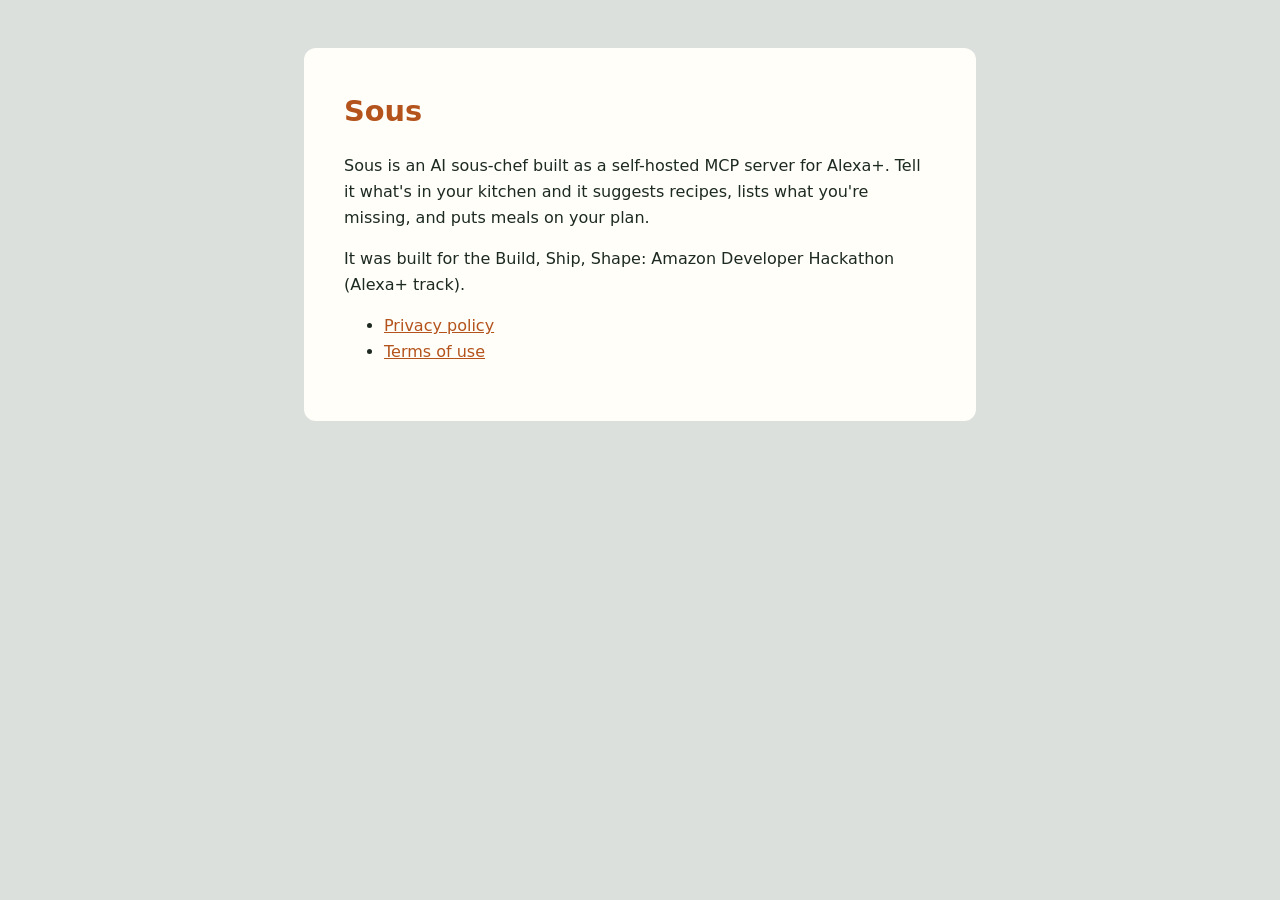
<file: docs/index.html>
<!DOCTYPE html>
<html lang="en">
<head>
  <meta charset="UTF-8" />
  <meta name="viewport" content="width=device-width, initial-scale=1.0" />
  <title>Sous: an AI sous-chef for Alexa+</title>
  <link rel="stylesheet" href="policy.css" />
</head>
<body>
  <main>
    <h1>Sous</h1>
    <p>Sous is an AI sous-chef built as a self-hosted MCP server for Alexa+. Tell it what's in your kitchen and it suggests recipes, lists what you're missing, and puts meals on your plan.</p>
    <p>It was built for the Build, Ship, Shape: Amazon Developer Hackathon (Alexa+ track).</p>
    <ul>
      <li><a href="privacy-policy.html">Privacy policy</a></li>
      <li><a href="terms-of-use.html">Terms of use</a></li>
    </ul>
  </main>
</body>
</html>
</file>
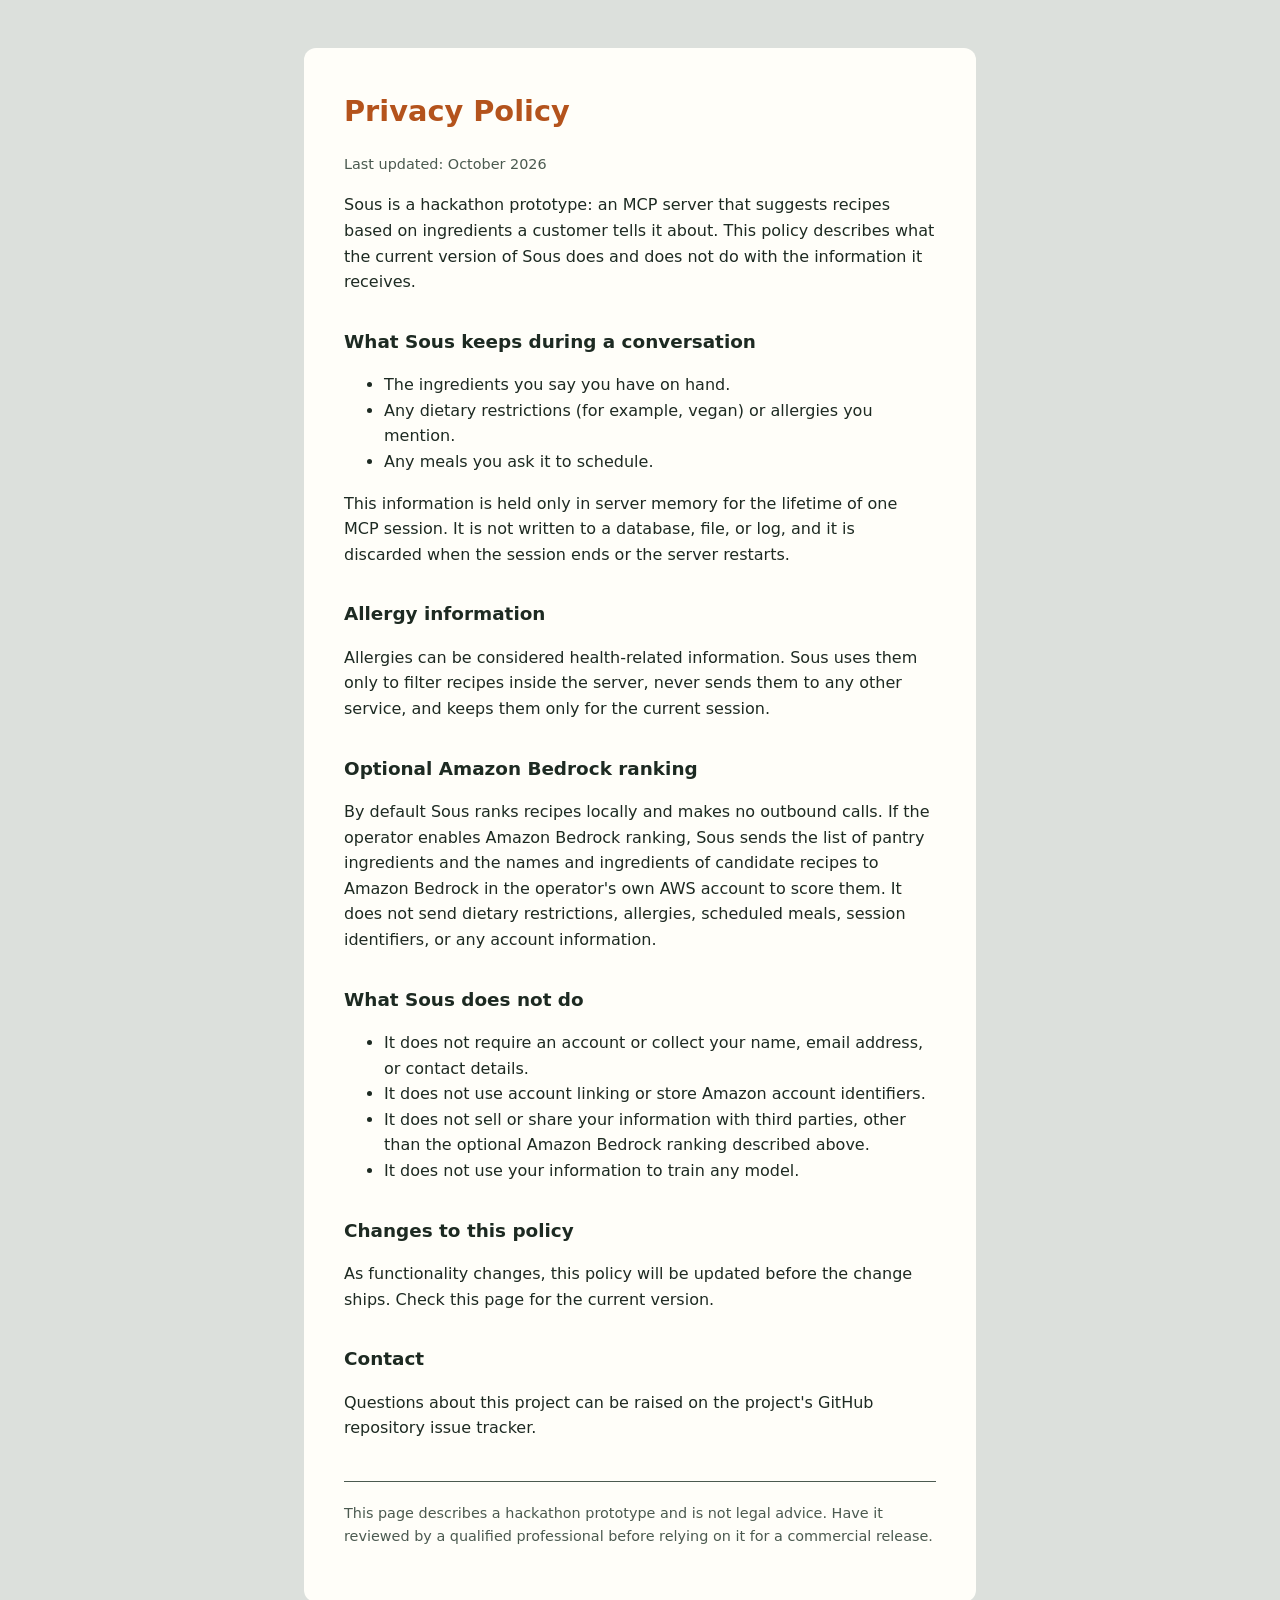
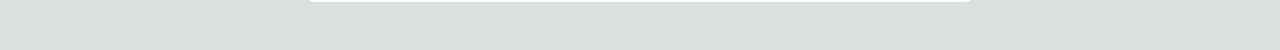
<file: docs/privacy-policy.html>
<!DOCTYPE html>
<html lang="en">
<head>
  <meta charset="UTF-8" />
  <meta name="viewport" content="width=device-width, initial-scale=1.0" />
  <title>Sous: Privacy Policy</title>
  <link rel="stylesheet" href="policy.css" />
</head>
<body>
  <main>
    <h1>Privacy Policy</h1>
    <p class="updated">Last updated: October 2026</p>

    <p>Sous is a hackathon prototype: an MCP server that suggests recipes based on ingredients a customer tells it about. This policy describes what the current version of Sous does and does not do with the information it receives.</p>

    <h2>What Sous keeps during a conversation</h2>
    <ul>
      <li>The ingredients you say you have on hand.</li>
      <li>Any dietary restrictions (for example, vegan) or allergies you mention.</li>
      <li>Any meals you ask it to schedule.</li>
    </ul>
    <p>This information is held only in server memory for the lifetime of one MCP session. It is not written to a database, file, or log, and it is discarded when the session ends or the server restarts.</p>

    <h2>Allergy information</h2>
    <p>Allergies can be considered health-related information. Sous uses them only to filter recipes inside the server, never sends them to any other service, and keeps them only for the current session.</p>

    <h2>Optional Amazon Bedrock ranking</h2>
    <p>By default Sous ranks recipes locally and makes no outbound calls. If the operator enables Amazon Bedrock ranking, Sous sends the list of pantry ingredients and the names and ingredients of candidate recipes to Amazon Bedrock in the operator's own AWS account to score them. It does not send dietary restrictions, allergies, scheduled meals, session identifiers, or any account information.</p>

    <h2>What Sous does not do</h2>
    <ul>
      <li>It does not require an account or collect your name, email address, or contact details.</li>
      <li>It does not use account linking or store Amazon account identifiers.</li>
      <li>It does not sell or share your information with third parties, other than the optional Amazon Bedrock ranking described above.</li>
      <li>It does not use your information to train any model.</li>
    </ul>

    <h2>Changes to this policy</h2>
    <p>As functionality changes, this policy will be updated before the change ships. Check this page for the current version.</p>

    <h2>Contact</h2>
    <p>Questions about this project can be raised on the project's GitHub repository issue tracker.</p>

    <p class="disclaimer">This page describes a hackathon prototype and is not legal advice. Have it reviewed by a qualified professional before relying on it for a commercial release.</p>
  </main>
</body>
</html>
</file>
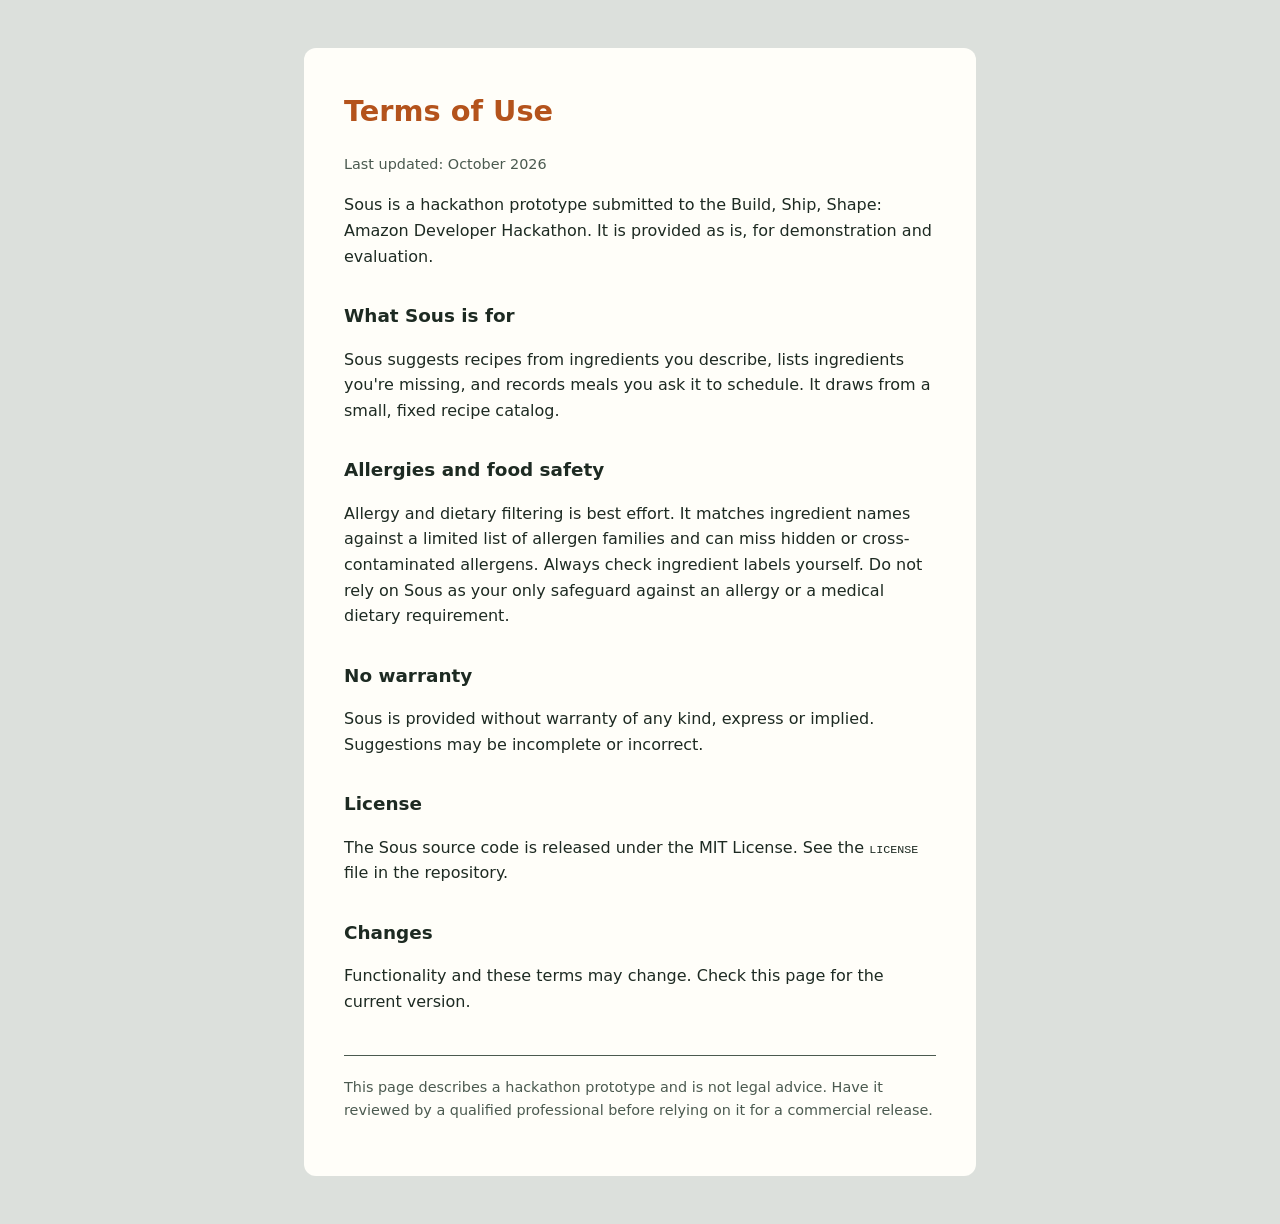
<file: docs/terms-of-use.html>
<!DOCTYPE html>
<html lang="en">
<head>
  <meta charset="UTF-8" />
  <meta name="viewport" content="width=device-width, initial-scale=1.0" />
  <title>Sous: Terms of Use</title>
  <link rel="stylesheet" href="policy.css" />
</head>
<body>
  <main>
    <h1>Terms of Use</h1>
    <p class="updated">Last updated: October 2026</p>

    <p>Sous is a hackathon prototype submitted to the Build, Ship, Shape: Amazon Developer Hackathon. It is provided as is, for demonstration and evaluation.</p>

    <h2>What Sous is for</h2>
    <p>Sous suggests recipes from ingredients you describe, lists ingredients you're missing, and records meals you ask it to schedule. It draws from a small, fixed recipe catalog.</p>

    <h2>Allergies and food safety</h2>
    <p>Allergy and dietary filtering is best effort. It matches ingredient names against a limited list of allergen families and can miss hidden or cross-contaminated allergens. Always check ingredient labels yourself. Do not rely on Sous as your only safeguard against an allergy or a medical dietary requirement.</p>

    <h2>No warranty</h2>
    <p>Sous is provided without warranty of any kind, express or implied. Suggestions may be incomplete or incorrect.</p>

    <h2>License</h2>
    <p>The Sous source code is released under the MIT License. See the <code>LICENSE</code> file in the repository.</p>

    <h2>Changes</h2>
    <p>Functionality and these terms may change. Check this page for the current version.</p>

    <p class="disclaimer">This page describes a hackathon prototype and is not legal advice. Have it reviewed by a qualified professional before relying on it for a commercial release.</p>
  </main>
</body>
</html>
</file>
<file: docs/policy.css>
:root {
  color-scheme: light;
  --bg: #dce0dc;
  --ink: #1d2a22;
  --muted: #4b5a50;
  --paper: #fffef9;
  --accent: #b4531c;
}
@media (prefers-color-scheme: dark) {
  :root { color-scheme: dark; --bg: #171c19; --ink: #e4e9e5; --muted: #a7b2aa; --paper: #222924; --accent: #e0773a; }
}
* { box-sizing: border-box; }
body {
  margin: 0; background: var(--bg); color: var(--ink);
  font-family: system-ui, -apple-system, "Segoe UI", sans-serif; line-height: 1.6;
  display: flex; justify-content: center; padding: 3rem 1.25rem;
}
main { max-width: 42rem; width: 100%; background: var(--paper); border-radius: 0.75rem; padding: 2.5rem clamp(1.25rem, 4vw, 2.5rem); }
h1 { margin-top: 0; font-size: 1.8rem; color: var(--accent); }
h2 { font-size: 1.15rem; margin-top: 2rem; }
.updated, .disclaimer { color: var(--muted); font-size: 0.9rem; }
.disclaimer { margin-top: 2.5rem; padding-top: 1.25rem; border-top: 1px solid var(--muted); }
a { color: var(--accent); }
code { font-size: 0.9em; }
</file>
